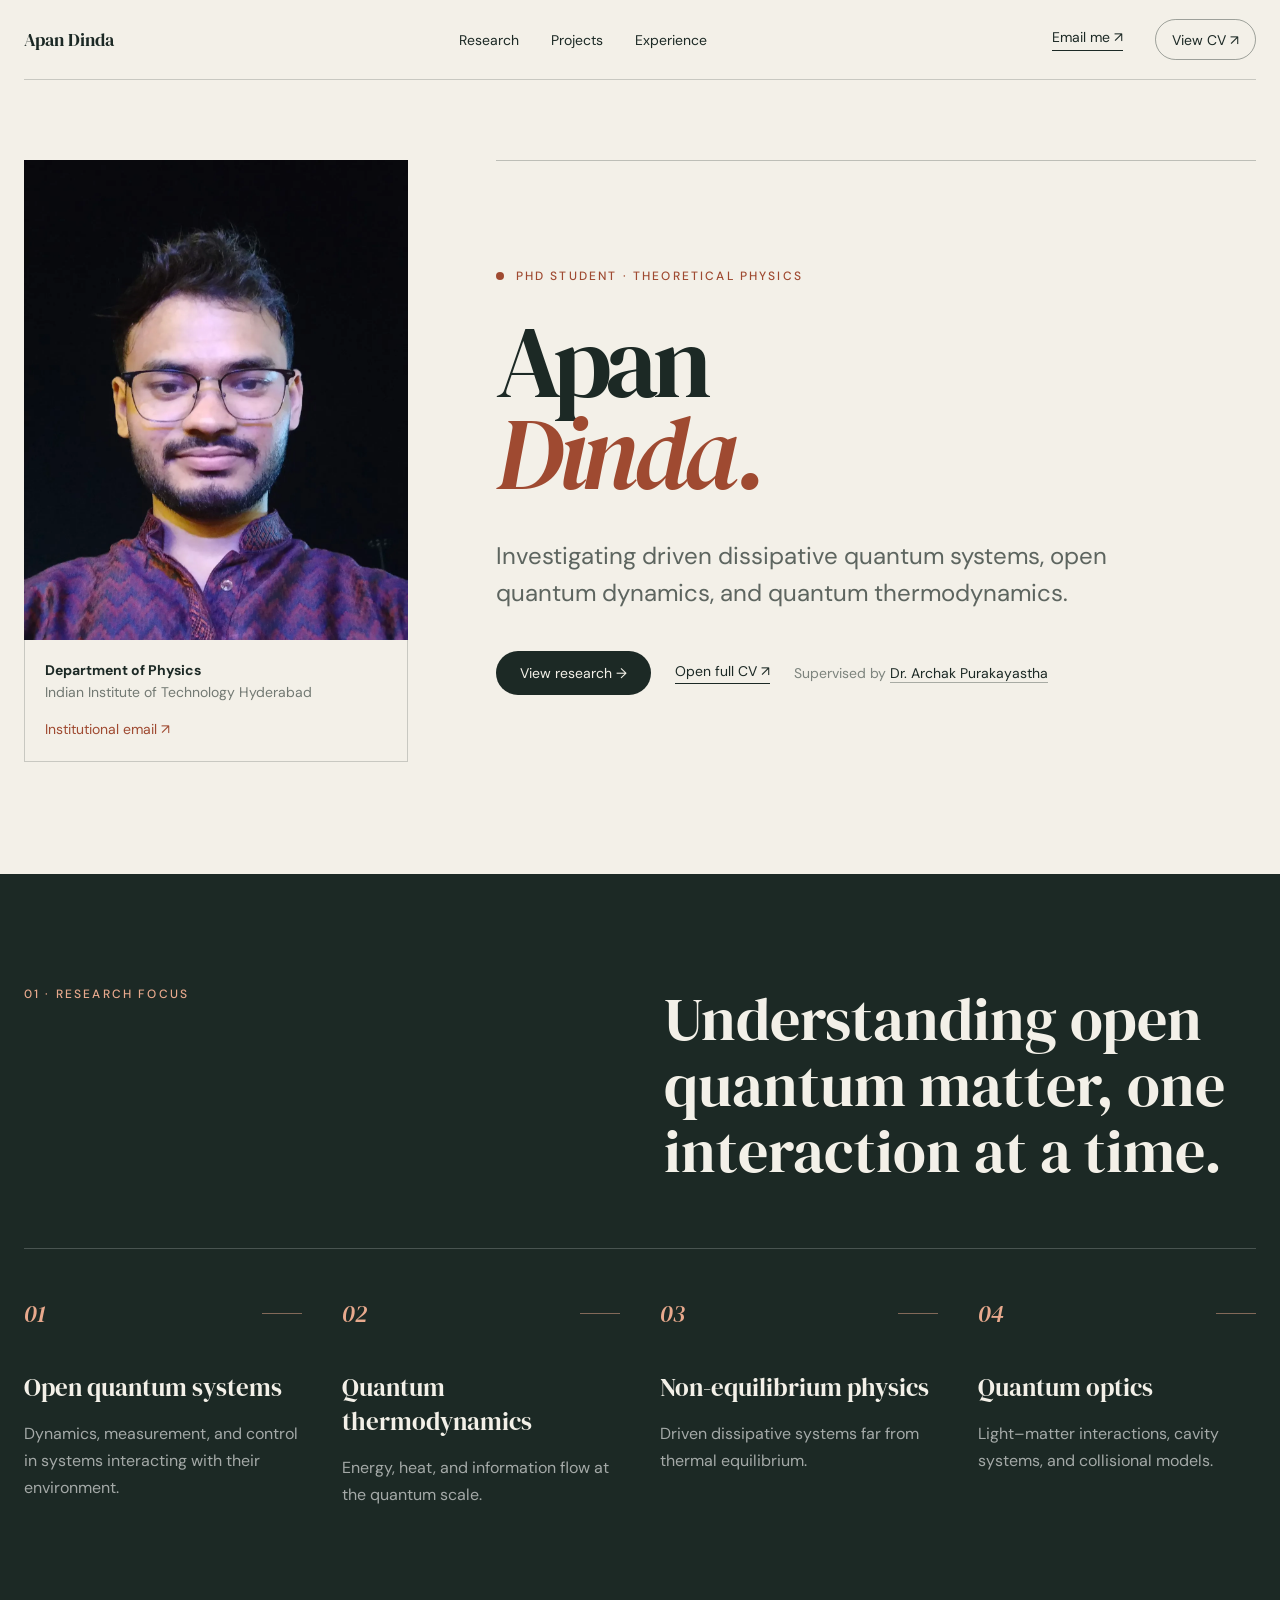
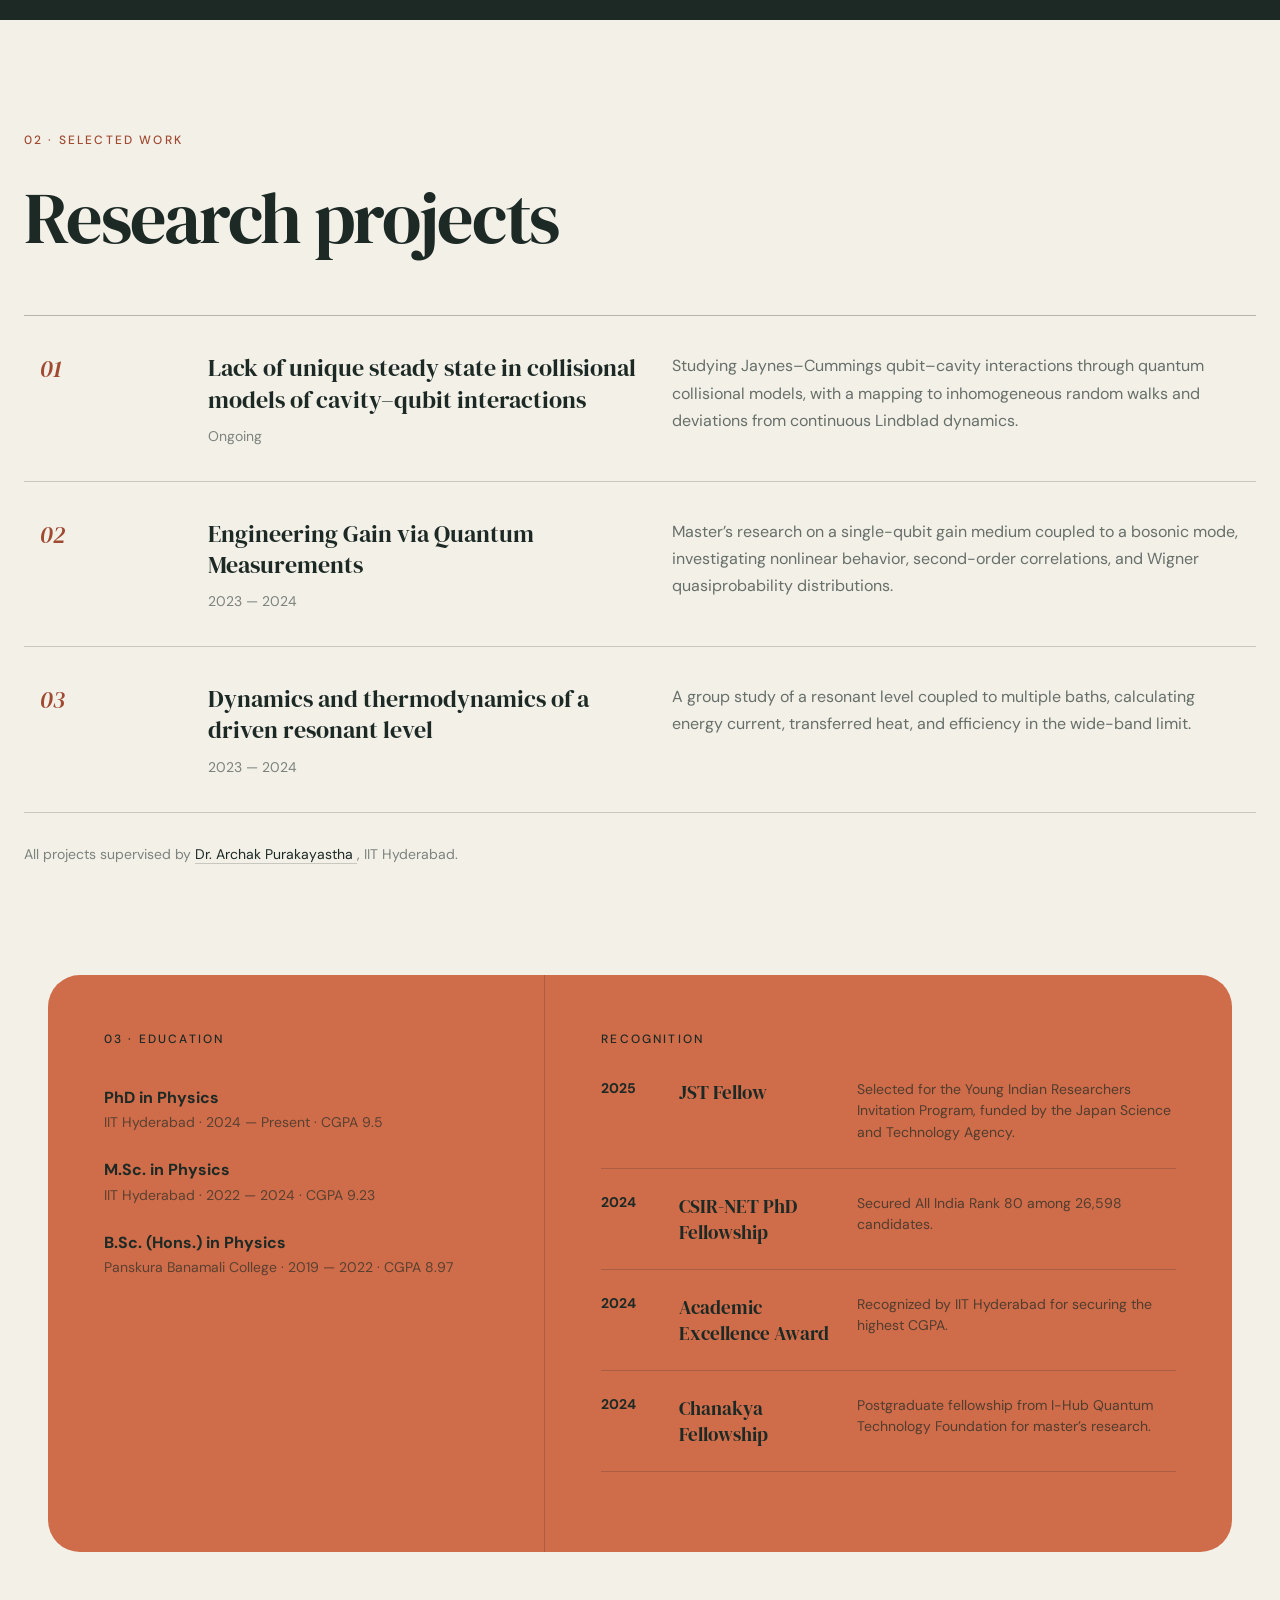
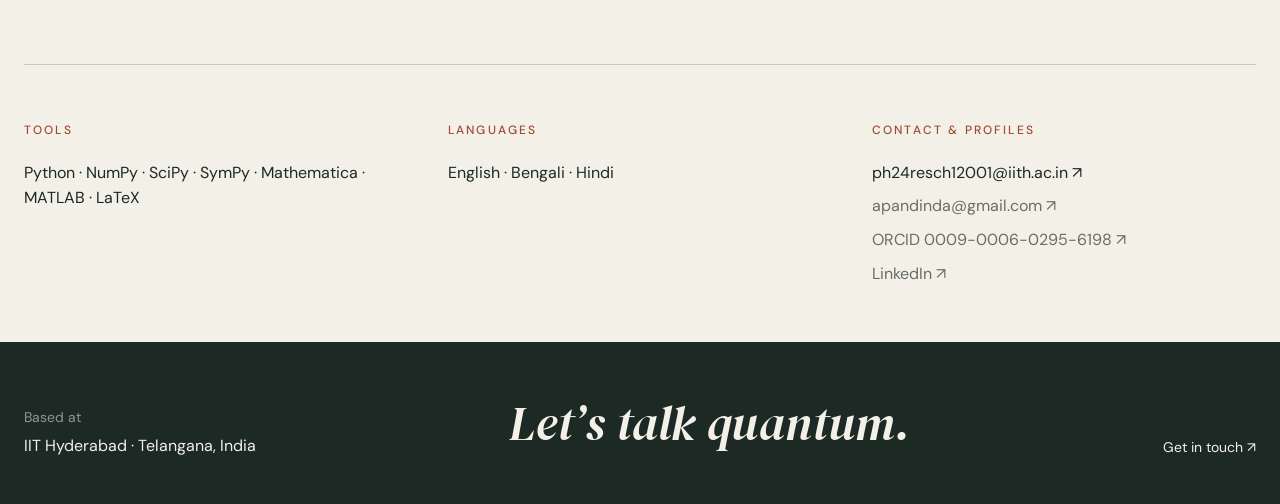
<file: index.html>
<!doctype html>
<html lang="en">
  <head>
    <meta charset="UTF-8" />
    <meta name="viewport" content="width=device-width, initial-scale=1.0" />

    <!-- SEO -->
    <title>Apan Dinda — Theoretical Physicist</title>

    <meta
      name="description"
      content="Apan Dinda is a PhD student in theoretical physics at IIT Hyderabad, researching driven dissipative quantum systems, open quantum dynamics, and quantum thermodynamics."
    />

    <meta name="author" content="Apan Dinda" />
    <meta name="robots" content="index, follow" />

    <!-- Canonical URL -->
    <link
      rel="canonical"
      href="https://apan-dinda-physics.github.io/"
    />

    <!-- Website identity and social sharing metadata -->
    <meta property="og:type" content="website" />
    <meta property="og:site_name" content="Apan Dinda" />
    <meta
      property="og:title"
      content="Apan Dinda — Theoretical Physicist"
    />
    <meta
      property="og:description"
      content="PhD student in theoretical physics at IIT Hyderabad, researching driven dissipative quantum systems."
    />
    <meta
      property="og:url"
      content="https://apan-dinda-physics.github.io/"
    />

    <meta name="twitter:card" content="summary" />
    <meta
      name="twitter:title"
      content="Apan Dinda — Theoretical Physicist"
    />
    <meta
      name="twitter:description"
      content="PhD student in theoretical physics at IIT Hyderabad, researching driven dissipative quantum systems."
    />

    <!-- Favicon -->
    <link rel="icon" type="image/png" href="favicon.png" />

    <!-- Structured data for Google -->
    <script type="application/ld+json">
      {
        "@context": "https://schema.org",
        "@type": "WebSite",
        "name": "Apan Dinda",
        "alternateName": "Apan",
        "url": "https://apan-dinda-physics.github.io/"
      }
    </script>

    <!-- Fonts -->
    <link rel="preconnect" href="https://fonts.googleapis.com" />
    <link
      rel="preconnect"
      href="https://fonts.gstatic.com"
      crossorigin
    />
    <link
      href="https://fonts.googleapis.com/css2?family=DM+Sans:wght@400;500&family=DM+Serif+Display:ital@0;1&display=swap"
      rel="stylesheet"
    />

    <!-- Stylesheet -->
    <link rel="stylesheet" href="style.css" />
  </head>

  <body>
    <nav class="nav">
      <a class="brand serif" href="#top">Apan Dinda</a>

      <div class="nav-links">
        <a href="#research">Research</a>
        <a href="#projects">Projects</a>
        <a href="#experience">Experience</a>
      </div>

      <div class="nav-actions">
        <a
          class="email-link"
          href="mailto:ph24resch12001@iith.ac.in"
        >
          Email me ↗
        </a>

        <a
          class="outline-button"
          href="assets/Apan_Dinda_Resume.pdf"
          target="_blank"
          rel="noopener noreferrer"
        >
          View CV ↗
        </a>
      </div>
    </nav>

    <main>
      <section class="hero container" id="top">
        <aside class="profile-card">
          <div class="portrait">
            <img
              src="assets/apan-dinda-profile.webp"
              alt="Apan Dinda, PhD student in theoretical physics"
            />
          </div>

          <div class="profile-meta">
            <strong>Department of Physics</strong>
            <span>Indian Institute of Technology Hyderabad</span>
            <a href="mailto:ph24resch12001@iith.ac.in">
              Institutional email ↗
            </a>
          </div>
        </aside>

        <div class="hero-copy">
          <p class="eyebrow">
            <span></span> PhD Student · Theoretical Physics
          </p>

          <h1 class="serif">Apan<br /><em>Dinda.</em></h1>

          <p class="hero-intro">
            Investigating driven dissipative quantum systems,
            open quantum dynamics, and quantum thermodynamics.
          </p>

          <div class="hero-actions">
            <a class="primary-button" href="#research">
              View research →
            </a>

            <a
              class="text-link"
              href="assets/Apan_Dinda_Resume.pdf"
              target="_blank"
              rel="noopener noreferrer"
            >
              Open full CV ↗
            </a>

            <p>
              Supervised by
              <a
                href="https://www.iith.ac.in/phy/archak.p/"
                target="_blank"
                rel="noopener noreferrer"
              >
                Dr. Archak Purakayastha
              </a>
            </p>
          </div>
        </div>
      </section>

      <section class="research-section" id="research">
        <div class="container">
          <header class="section-intro">
            <p class="label">01 · Research focus</p>
            <h2 class="serif">
              Understanding open quantum matter, one interaction at a time.
            </h2>
          </header>

          <div class="research-grid">
            <article>
              <p class="number serif">01 <span></span></p>
              <h3 class="serif">Open quantum systems</h3>
              <p>
                Dynamics, measurement, and control in systems interacting
                with their environment.
              </p>
            </article>

            <article>
              <p class="number serif">02 <span></span></p>
              <h3 class="serif">Quantum thermodynamics</h3>
              <p>
                Energy, heat, and information flow at the quantum scale.
              </p>
            </article>

            <article>
              <p class="number serif">03 <span></span></p>
              <h3 class="serif">Non-equilibrium physics</h3>
              <p>
                Driven dissipative systems far from thermal equilibrium.
              </p>
            </article>

            <article>
              <p class="number serif">04 <span></span></p>
              <h3 class="serif">Quantum optics</h3>
              <p>
                Light–matter interactions, cavity systems, and collisional models.
              </p>
            </article>
          </div>
        </div>
      </section>

      <section class="projects-section container" id="projects">
        <header class="heading">
          <p class="label">02 · Selected work</p>
          <h2 class="serif">Research projects</h2>
        </header>

        <div class="project-list">
          <article class="project">
            <span class="project-number serif">01</span>

            <div>
              <h3 class="serif">
                Lack of unique steady state in collisional models
                of cavity–qubit interactions
              </h3>
              <span class="period">Ongoing</span>
            </div>

            <p>
              Studying Jaynes–Cummings qubit–cavity interactions through
              quantum collisional models, with a mapping to inhomogeneous
              random walks and deviations from continuous Lindblad dynamics.
            </p>
          </article>

          <article class="project">
            <span class="project-number serif">02</span>

            <div>
              <h3 class="serif">
                Engineering Gain via Quantum Measurements
              </h3>
              <span class="period">2023 — 2024</span>
            </div>

            <p>
              Master’s research on a single-qubit gain medium coupled to a
              bosonic mode, investigating nonlinear behavior, second-order
              correlations, and Wigner quasiprobability distributions.
            </p>
          </article>

          <article class="project">
            <span class="project-number serif">03</span>

            <div>
              <h3 class="serif">
                Dynamics and thermodynamics of a driven resonant level
              </h3>
              <span class="period">2023 — 2024</span>
            </div>

            <p>
              A group study of a resonant level coupled to multiple baths,
              calculating energy current, transferred heat, and efficiency
              in the wide-band limit.
            </p>
          </article>
        </div>

        <p class="supervisor-note">
          All projects supervised by
          <a
            href="https://www.iith.ac.in/phy/archak.p/"
            target="_blank"
            rel="noopener noreferrer"
          >
            Dr. Archak Purakayastha
          </a>,
          IIT Hyderabad.
        </p>
      </section>

      <section class="experience-wrap" id="experience">
        <div class="experience container">
          <div class="education">
            <p class="label">03 · Education</p>

            <div class="education-list">
              <div>
                <strong>PhD in Physics</strong>
                <span>IIT Hyderabad · 2024 — Present · CGPA 9.5</span>
              </div>

              <div>
                <strong>M.Sc. in Physics</strong>
                <span>IIT Hyderabad · 2022 — 2024 · CGPA 9.23</span>
              </div>

              <div>
                <strong>B.Sc. (Hons.) in Physics</strong>
                <span>
                  Panskura Banamali College · 2019 — 2022 · CGPA 8.97
                </span>
              </div>
            </div>
          </div>

          <div class="recognition">
            <p class="label">Recognition</p>

            <div class="award">
              <strong>2025</strong>
              <h3 class="serif">JST Fellow</h3>
              <p>
                Selected for the Young Indian Researchers Invitation Program,
                funded by the Japan Science and Technology Agency.
              </p>
            </div>

            <div class="award">
              <strong>2024</strong>
              <h3 class="serif">CSIR-NET PhD Fellowship</h3>
              <p>
                Secured All India Rank 80 among 26,598 candidates.
              </p>
            </div>

            <div class="award">
              <strong>2024</strong>
              <h3 class="serif">Academic Excellence Award</h3>
              <p>
                Recognized by IIT Hyderabad for securing the highest CGPA.
              </p>
            </div>

            <div class="award">
              <strong>2024</strong>
              <h3 class="serif">Chanakya Fellowship</h3>
              <p>
                Postgraduate fellowship from I-Hub Quantum Technology
                Foundation for master’s research.
              </p>
            </div>
          </div>
        </div>
      </section>

      <section class="details container">
        <div>
          <p class="label">Tools</p>
          <p>
            Python · NumPy · SciPy · SymPy · Mathematica · MATLAB · LaTeX
          </p>
        </div>

        <div>
          <p class="label">Languages</p>
          <p>English · Bengali · Hindi</p>
        </div>

        <div class="contact-list">
          <p class="label">Contact &amp; profiles</p>

          <a href="mailto:ph24resch12001@iith.ac.in">
            ph24resch12001@iith.ac.in ↗
          </a>

          <a href="mailto:apandinda@gmail.com">
            apandinda@gmail.com ↗
          </a>

          <a
            href="https://orcid.org/0009-0006-0295-6198"
            target="_blank"
            rel="noopener noreferrer"
          >
            ORCID 0009-0006-0295-6198 ↗
          </a>

          <a
            href="https://www.linkedin.com/in/apan-dinda-405b26235"
            target="_blank"
            rel="noopener noreferrer"
          >
            LinkedIn ↗
          </a>
        </div>
      </section>
    </main>

    <footer>
      <div class="footer-inner container">
        <div>
          <span>Based at</span>
          <p>IIT Hyderabad · Telangana, India</p>
        </div>

        <p class="footer-message serif">Let’s talk quantum.</p>

        <a href="mailto:apandinda@gmail.com">Get in touch ↗</a>
      </div>
    </footer>
  </body>
</html>
</file>
<file: style.css>
@import url("https://fonts.googleapis.com/css2?family=DM+Sans:wght@400;500&family=DM+Serif+Display:ital@0;1&display=swap");

:root {
  --paper: #f3f0e8;
  --ink: #1c2925;
  --rust: #9f4a31;
  --coral: #cf6c49;
  --peach: #e8a98d;
  --line: rgba(28, 41, 37, 0.2);
}

* { box-sizing: border-box; }
html { scroll-behavior: smooth; }
body {
  margin: 0;
  background: var(--paper);
  color: var(--ink);
  font-family: "DM Sans", sans-serif;
  overflow-x: hidden;
}
a { color: inherit; text-decoration: none; }
p, h1, h2, h3 { margin: 0; }
img { display: block; max-width: 100%; }
.serif { font-family: "DM Serif Display", serif; }
.container { width: min(100% - 3rem, 80rem); margin-inline: auto; }
.label, .eyebrow {
  font-size: 0.75rem;
  font-weight: 500;
  letter-spacing: 0.18em;
  text-transform: uppercase;
}

.nav {
  width: min(100% - 3rem, 80rem);
  margin-inline: auto;
  min-height: 5rem;
  display: flex;
  align-items: center;
  justify-content: space-between;
  gap: 2rem;
  border-bottom: 1px solid var(--line);
}
.brand { font-size: 1.15rem; }
.nav-links, .nav-actions { display: flex; align-items: center; gap: 2rem; font-size: 0.875rem; }
.nav a { transition: opacity 180ms ease, background 180ms ease, color 180ms ease; }
.nav-links a:hover { opacity: 0.55; }
.email-link, .text-link { border-bottom: 1px solid var(--ink); padding-bottom: 0.2rem; }
.outline-button { border: 1px solid rgba(28, 41, 37, 0.4); border-radius: 999px; padding: 0.65rem 1rem; }
.outline-button:hover { background: var(--ink); color: var(--paper); }

.hero {
  display: grid;
  grid-template-columns: 0.34fr 0.66fr;
  gap: 5rem;
  padding-block: 5rem 7rem;
}
.profile-card { max-width: 24rem; }
.portrait { aspect-ratio: 4 / 5; overflow: hidden; background: var(--ink); }
.portrait img { width: 100%; height: 100%; object-fit: cover; object-position: top; }
.profile-meta { border: 1px solid var(--line); border-top: 0; padding: 1.25rem; font-size: 0.875rem; line-height: 1.55; }
.profile-meta > * { display: block; }
.profile-meta span { color: rgba(28, 41, 37, 0.6); }
.profile-meta a { color: var(--rust); margin-top: 1rem; }
.hero-copy {
  border-top: 1px solid rgba(28, 41, 37, 0.25);
  padding-top: 2.5rem;
  display: flex;
  flex-direction: column;
  justify-content: center;
}
.eyebrow { color: var(--rust); display: flex; align-items: center; gap: 0.75rem; margin-bottom: 2rem; }
.eyebrow span { width: 0.5rem; height: 0.5rem; border-radius: 50%; background: var(--rust); }
h1 { font-size: clamp(4rem, 8vw, 7.5rem); line-height: 0.88; letter-spacing: -0.055em; font-weight: 400; }
h1 em { color: var(--rust); }
.hero-intro { max-width: 42rem; margin-top: 2.5rem; color: rgba(28, 41, 37, 0.7); font-size: clamp(1.25rem, 2vw, 1.5rem); line-height: 1.55; }
.hero-actions { margin-top: 2.5rem; display: flex; flex-wrap: wrap; align-items: center; gap: 1.5rem; }
.hero-actions p { color: rgba(28, 41, 37, 0.55); font-size: 0.875rem; }
.hero-actions p a { color: var(--ink); border-bottom: 1px solid rgba(28, 41, 37, 0.35); }
.primary-button { background: var(--ink); color: var(--paper); border-radius: 999px; padding: 0.8rem 1.5rem; font-size: 0.875rem; transition: transform 180ms ease; }
.primary-button:hover { transform: translateY(-2px); }
.text-link { font-size: 0.875rem; }

.research-section { background: var(--ink); color: var(--paper); padding-block: 7rem; }
.section-intro { display: grid; grid-template-columns: 1fr 1fr; gap: 3rem; border-bottom: 1px solid rgba(255,255,255,0.2); padding-bottom: 4rem; }
.research-section .label, .number { color: var(--peach); }
.section-intro h2 { font-size: clamp(2.5rem, 5vw, 3.75rem); line-height: 1.1; font-weight: 400; }
.research-grid { display: grid; grid-template-columns: repeat(4, 1fr); gap: 2.5rem; padding-top: 3rem; }
.number { display: flex; justify-content: space-between; align-items: center; font-size: 1.5rem; font-style: italic; margin-bottom: 2.5rem; }
.number span { height: 1px; width: 2.5rem; background: rgba(232,169,141,0.5); transition: width 180ms ease; }
.research-grid article:hover .number span { width: 4rem; }
.research-grid h3 { font-size: 1.55rem; font-weight: 400; margin-bottom: 1rem; }
.research-grid article > p:last-child { color: rgba(255,255,255,0.6); line-height: 1.7; }

.projects-section { padding-block: 7rem; }
.heading { margin-bottom: 3rem; }
.heading .label, .details .label { color: var(--rust); margin-bottom: 1.25rem; }
.heading h2 { font-size: clamp(3rem, 6vw, 4.5rem); font-weight: 400; letter-spacing: -0.03em; }
.project-list { border-top: 1px solid rgba(28, 41, 37, 0.3); }
.project {
  display: grid;
  grid-template-columns: 0.12fr 0.38fr 0.5fr;
  gap: 2rem;
  padding: 2.25rem 1rem;
  border-bottom: 1px solid var(--line);
}
.project-number { color: var(--rust); font-size: 1.5rem; font-style: italic; }
.project h3 { font-size: 1.5rem; line-height: 1.3; font-weight: 400; }
.period { display: block; margin-top: 0.75rem; font-size: 0.875rem; color: rgba(28, 41, 37, 0.55); }
.project > p { color: rgba(28, 41, 37, 0.65); line-height: 1.7; }
.supervisor-note { margin-top: 2rem; font-size: 0.875rem; color: rgba(28, 41, 37, 0.55); }
.supervisor-note a { color: var(--ink); border-bottom: 1px solid var(--line); }

.experience-wrap { padding: 0 1.5rem 7rem; }
.experience { display: grid; grid-template-columns: 0.42fr 0.58fr; background: var(--coral); border-radius: 2rem; overflow: hidden; }
.education, .recognition { padding: 3.5rem; }
.education { border-right: 1px solid var(--line); }
.education h2 { margin-top: 1.5rem; font-size: clamp(2.4rem, 4vw, 3rem); line-height: 1.1; font-weight: 400; }
.education-list { margin-top: 2.5rem; display: grid; gap: 1.75rem; }
.education-list strong, .education-list span { display: block; }
.education-list span { margin-top: 0.35rem; color: rgba(28, 41, 37, 0.65); font-size: 0.875rem; }
.recognition > .label { margin-bottom: 2rem; }
.award { display: grid; grid-template-columns: 0.12fr 0.3fr 0.58fr; gap: 0.75rem; padding-bottom: 1.5rem; margin-bottom: 1.5rem; border-bottom: 1px solid var(--line); }
.award strong, .award p { font-size: 0.875rem; }
.award h3 { font-size: 1.2rem; font-weight: 400; }
.award p { color: rgba(28, 41, 37, 0.7); line-height: 1.55; }

.details { display: grid; grid-template-columns: repeat(3, 1fr); gap: 2.5rem; border-top: 1px solid var(--line); padding-block: 3.5rem; line-height: 1.6; }
.contact-list a { display: block; }
.contact-list a:not(:first-of-type) { color: rgba(28, 41, 37, 0.65); margin-top: 0.5rem; }

footer { background: var(--ink); color: var(--paper); padding-block: 3rem; }
.footer-inner { display: flex; align-items: flex-end; justify-content: space-between; gap: 2rem; }
.footer-inner span { color: rgba(255,255,255,0.5); font-size: 0.875rem; }
.footer-inner div p { margin-top: 0.5rem; }
.footer-message { font-size: clamp(2rem, 4vw, 3rem); font-style: italic; }
.footer-inner > a { font-size: 0.875rem; }

::selection { background: var(--coral); color: var(--ink); }

@media (max-width: 900px) {
  .nav-links { display: none; }
  .hero { grid-template-columns: 1fr; gap: 3rem; padding-block: 3.5rem 5rem; }
  .profile-card { width: min(100%, 24rem); }
  .section-intro { grid-template-columns: 1fr; }
  .research-grid { grid-template-columns: repeat(2, 1fr); }
  .experience { grid-template-columns: 1fr; }
  .education { border-right: 0; border-bottom: 1px solid var(--line); }
  .details { grid-template-columns: 1fr 1fr; }
}

@media (max-width: 620px) {
  .container, .nav { width: min(100% - 2rem, 80rem); }
  .nav { gap: 1rem; }
  .email-link { display: none; }
  .nav-actions { gap: 0.75rem; }
  .research-section, .projects-section { padding-block: 5rem; }
  .research-grid, .details { grid-template-columns: 1fr; }
  .project { grid-template-columns: 1fr; gap: 1rem; padding-inline: 0; }
  .experience-wrap { padding-inline: 1rem; padding-bottom: 5rem; }
  .experience { width: 100%; border-radius: 1.5rem; }
  .education, .recognition { padding: 2rem; }
  .award { grid-template-columns: 0.22fr 0.78fr; }
  .award p { grid-column: 2; }
  .footer-inner { align-items: flex-start; flex-direction: column; }
}
</file>
